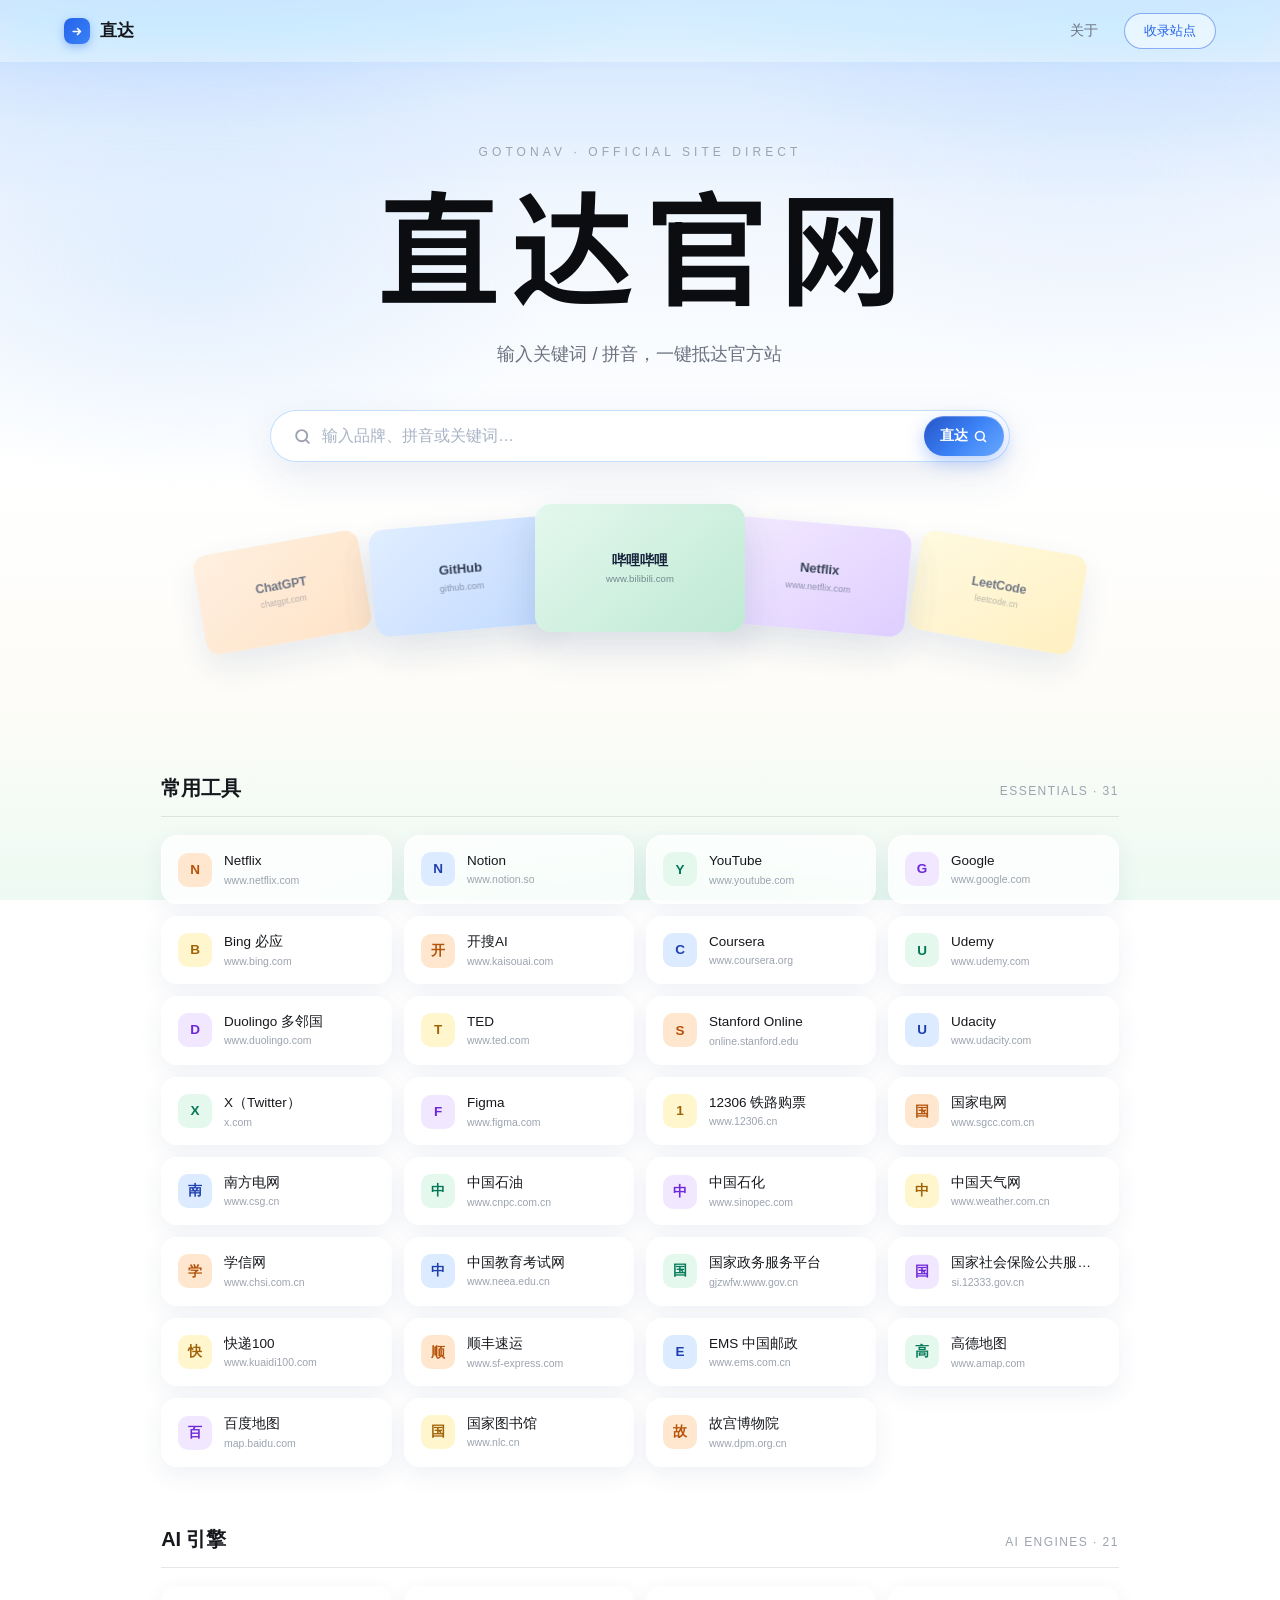
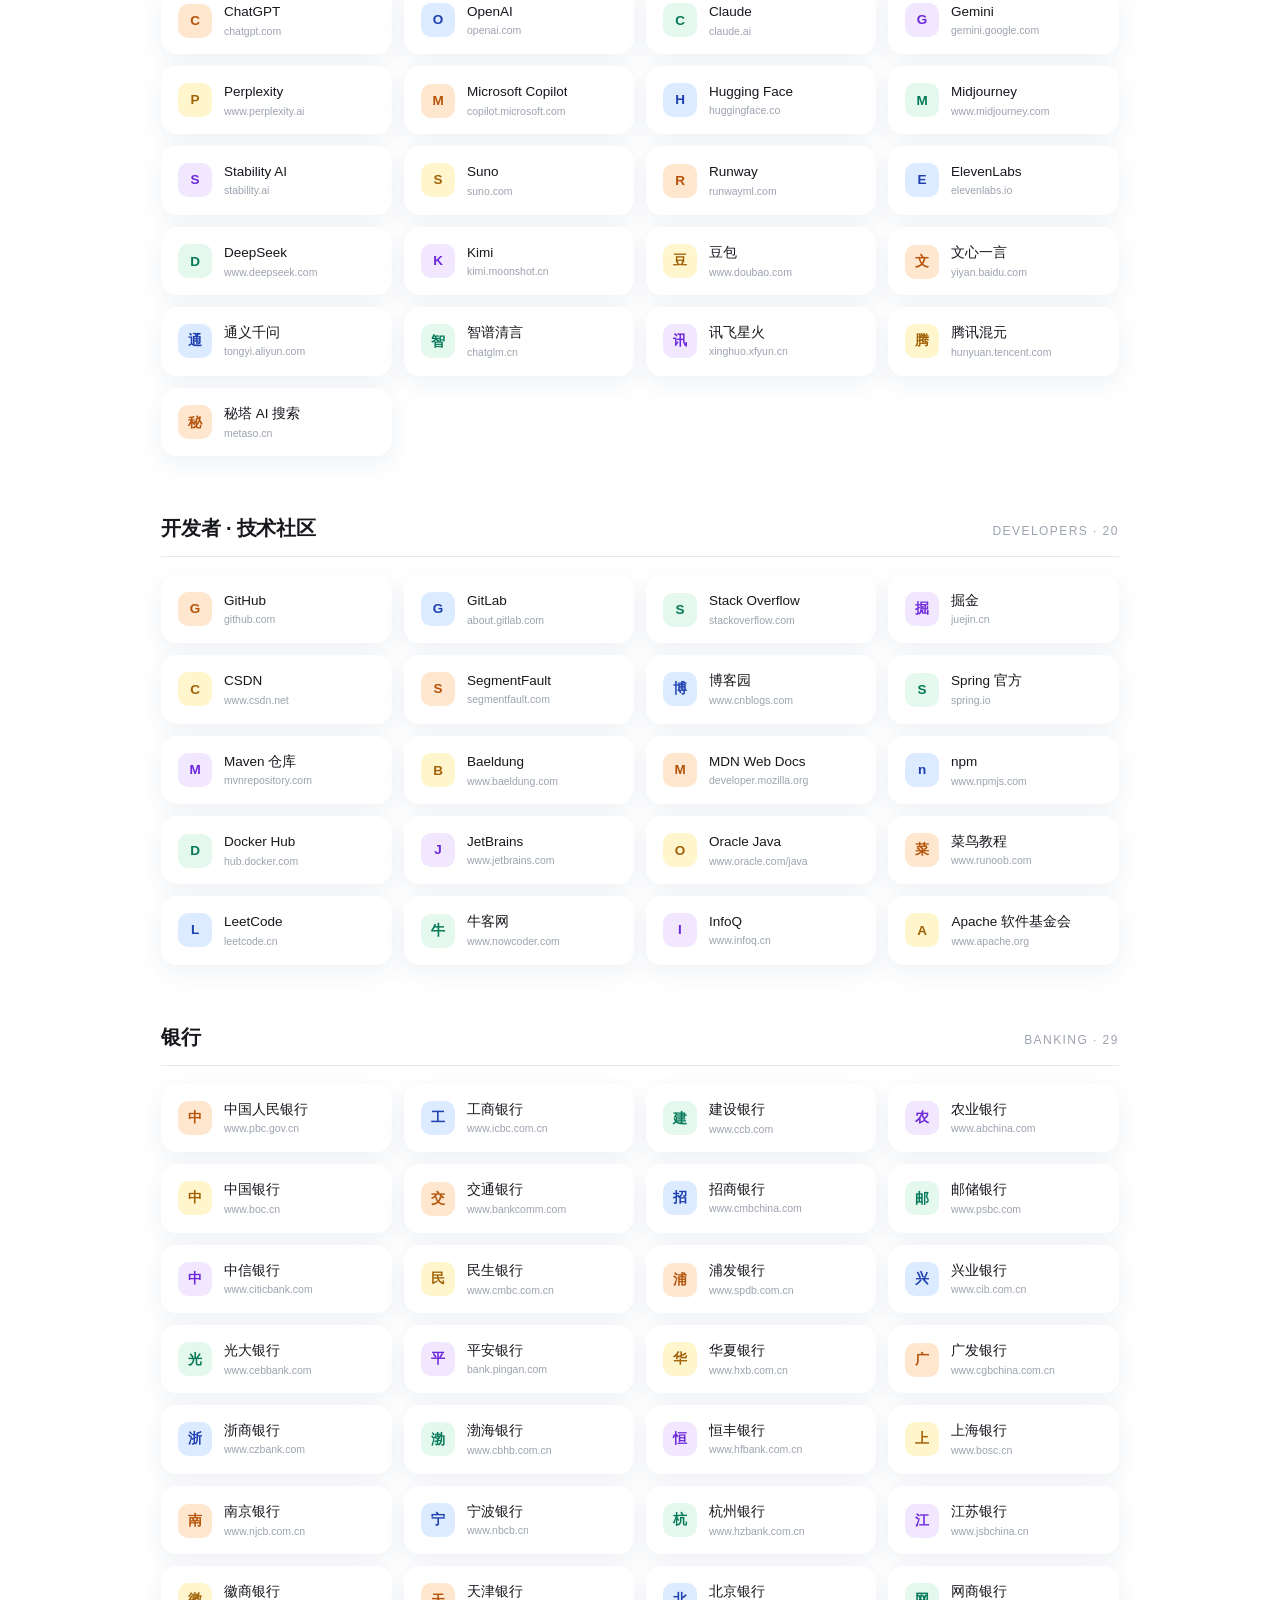
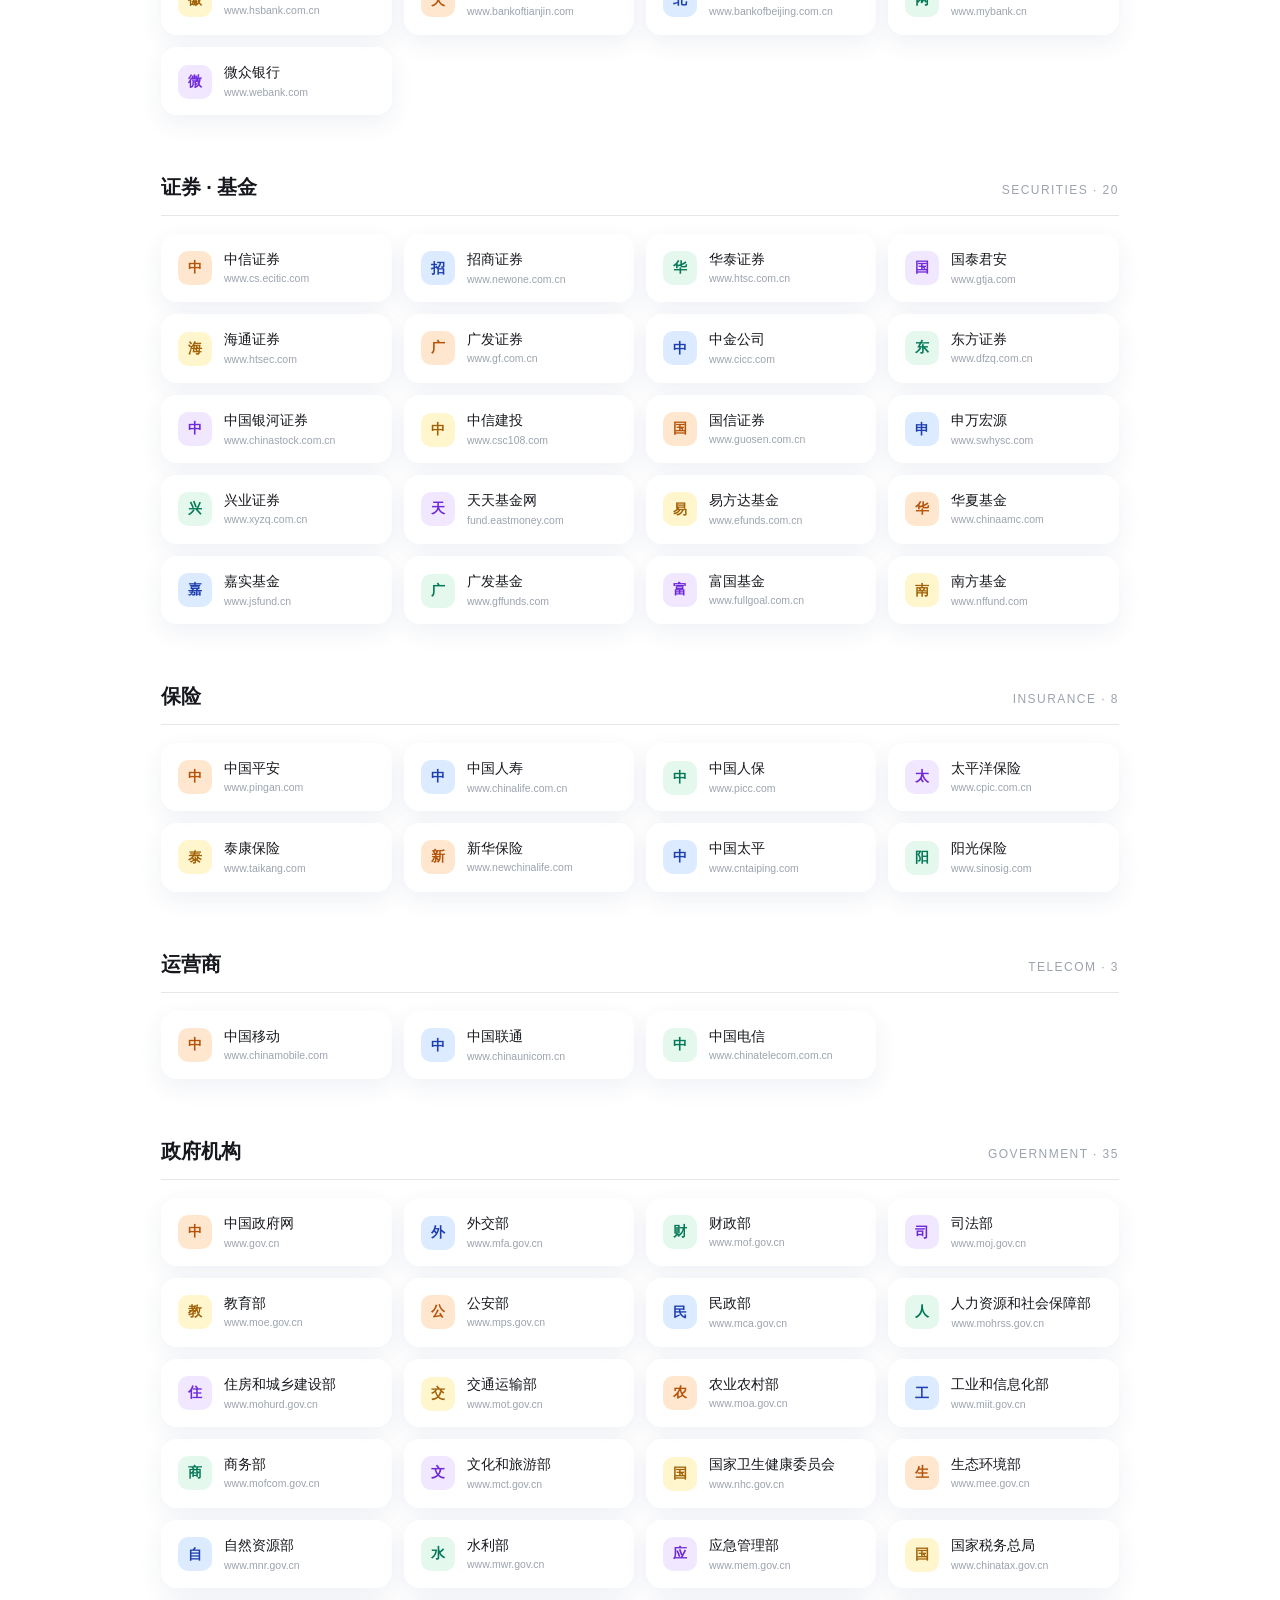
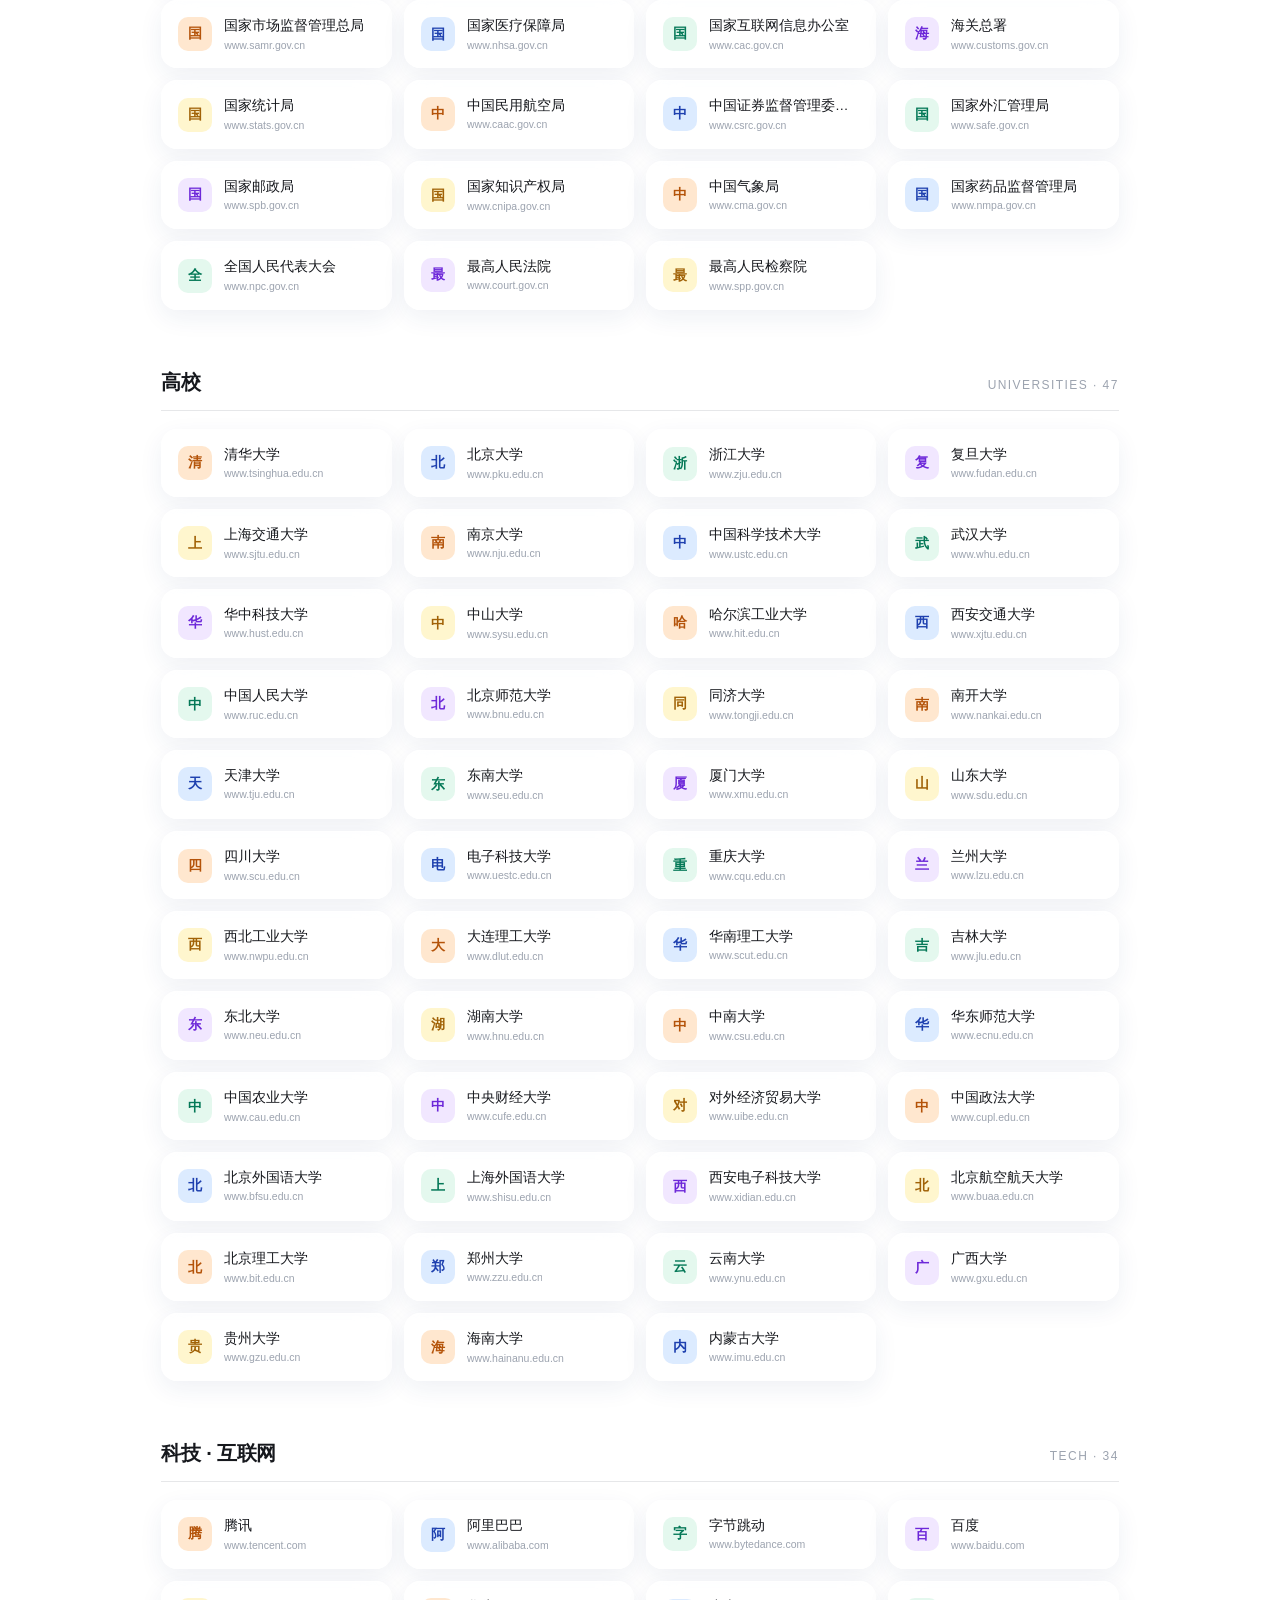
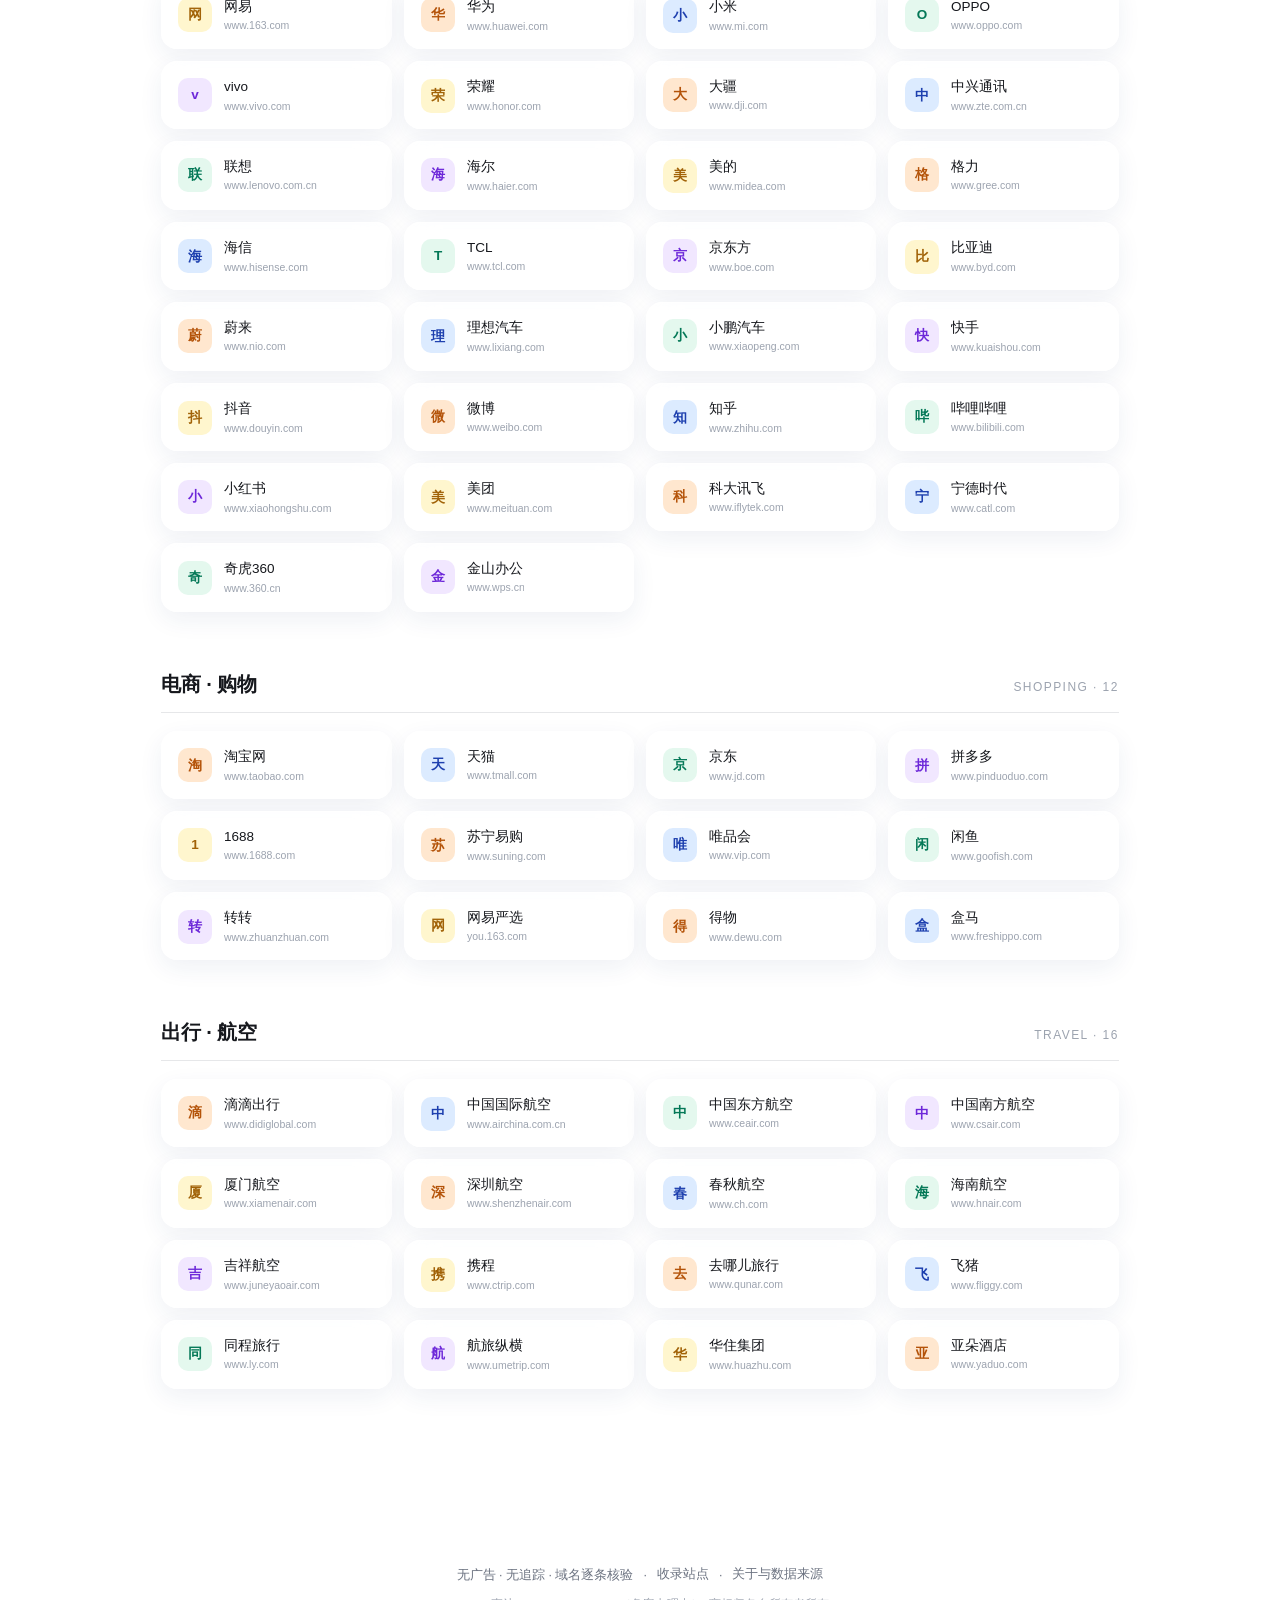
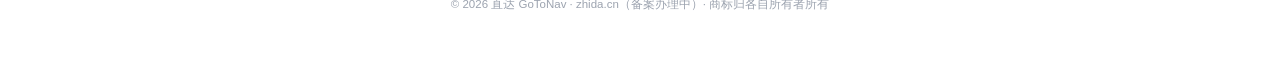
<file: index.html>
<!DOCTYPE html>
<html lang="zh-CN">
<head>
<meta charset="UTF-8">
<meta name="viewport" content="width=device-width, initial-scale=1.0">
<title>直达 GoToNav — 输入品牌名，直达官网</title>
<meta name="description" content="输入品牌 / 拼音，一键抵达官方站。无广告，无竞价排名，域名逐条核验。">
<link rel="icon" href="data:image/svg+xml,%3Csvg xmlns='http://www.w3.org/2000/svg' viewBox='0 0 32 32'%3E%3Crect width='32' height='32' rx='8' fill='%232563EB'/%3E%3Cpath d='M9 16h12M16 10.5L21.5 16L16 21.5' stroke='%23FFFFFF' stroke-width='2.6' fill='none' stroke-linecap='round' stroke-linejoin='round'/%3E%3C/svg%3E">
<!-- 版本3：Noto Sans SC SemiBold 600（本地四字子集，与思源同源）（与基准版仅字体不同） -->
<link rel="stylesheet" href="fonts/noto-sans-sc.css">
<style>
:root{
  --sans:-apple-system,BlinkMacSystemFont,"PingFang SC","Microsoft YaHei","Segoe UI",Roboto,sans-serif;
  /* 标题专用：中文宋体系，收细字重 + 放宽字距，比黑体更耐看 */
  --art:"Noto Sans SC","Source Han Sans SC VF","Microsoft YaHei","PingFang SC",sans-serif;
  --ease:cubic-bezier(.22,.68,.26,1);
  --text:#16181D;
  --dim:#6B7280;
  --faint:#9CA3AF;
  --blue:#2563EB;
  --blue-2:#3B82F6;
  --blue-soft:rgba(37,99,235,.08);
  --line:rgba(17,24,39,.08);
  --glass:rgba(255,255,255,.6);
  --glass-border:rgba(255,255,255,.75);
  --shadow:0 8px 24px rgba(30,60,120,.07);
  --shadow-lg:0 24px 60px rgba(30,60,120,.16);
}
*{box-sizing:border-box;margin:0;padding:0}
html{scroll-behavior:smooth;scroll-padding-top:90px}
body{font-family:var(--sans);color:var(--text);line-height:1.6;
  -webkit-font-smoothing:antialiased;overflow-x:hidden;
  background:linear-gradient(180deg,#DCEBFF 0%,#E8F2FF 9%,#F5F9FE 30%,#FFFFFF 52%,#FDFCF8 78%,#EDFAF3 100%) fixed}
a{color:inherit;text-decoration:none}
button{font-family:inherit;cursor:pointer;border:none;background:none;color:inherit}
::selection{background:rgba(37,99,235,.15)}
mark{background:transparent;color:var(--blue)}

/* 背景光斑 + 胶片颗粒（Miu Miu 质感） */
.aurora{position:fixed;inset:0;pointer-events:none;z-index:0;
  background:
    linear-gradient(180deg,rgba(147,197,253,.55) 0%,rgba(191,219,254,.30) 8%,rgba(255,255,255,0) 22%),
    radial-gradient(ellipse 62% 30% at 14% -4%,rgba(96,165,250,.32),transparent 62%),
    radial-gradient(ellipse 56% 28% at 86% 1%,rgba(147,197,253,.28),transparent 60%),
    radial-gradient(ellipse 52% 34% at 50% 114%,rgba(52,211,153,.18),transparent 66%)}
.grain{position:fixed;inset:0;pointer-events:none;z-index:98;opacity:.05;
  background-image:url("data:image/svg+xml;utf8,<svg xmlns='http://www.w3.org/2000/svg' width='160' height='160'><filter id='n'><feTurbulence type='fractalNoise' baseFrequency='0.9' numOctaves='2'/></filter><rect width='160' height='160' filter='url(%23n)' opacity='0.55'/></svg>");
  mix-blend-mode:overlay}

/* ---------- nav ---------- */
.nav{position:sticky;top:0;z-index:50;display:flex;align-items:center;justify-content:space-between;
  padding:0 max(32px,5vw);height:62px;
  background:rgba(255,255,255,.45);backdrop-filter:blur(20px) saturate(170%);
  -webkit-backdrop-filter:blur(20px) saturate(170%)}
.brand{display:flex;align-items:center;gap:10px;font-size:17px;font-weight:800;letter-spacing:-.01em}
.brand-mark{width:26px;height:26px;border-radius:8px;
  background:linear-gradient(135deg,var(--blue),var(--blue-2));
  display:flex;align-items:center;justify-content:center;flex-shrink:0;
  box-shadow:0 3px 10px rgba(37,99,235,.35)}
.nav-right{display:flex;align-items:center;gap:12px}
.nav-link{font-size:13.5px;color:var(--dim);padding:7px 14px;border-radius:99px;transition:color .25s}
.nav-link:hover{color:var(--text)}
.btn-outline{font-size:13px;font-weight:500;color:var(--blue);padding:8px 19px;border-radius:99px;
  border:1.5px solid rgba(37,99,235,.5);background:rgba(255,255,255,.5);transition:background .25s,border-color .25s}
.btn-outline:hover{background:var(--blue-soft);border-color:var(--blue)}

/* ---------- hero ---------- */
.hero{position:relative;z-index:5;display:flex;flex-direction:column;
  align-items:center;text-align:center;padding:clamp(56px,9vh,96px) 24px 76px}
/* hero 局部：仅标题区域两处克制的淡蓝色斑，不动整页背景 */
.hero::before{content:"";position:absolute;left:0;right:0;top:-30px;bottom:0;pointer-events:none;z-index:-1;
  background:
    radial-gradient(ellipse 44% 50% at 15% 32%,rgba(147,197,253,.20),transparent 64%),
    radial-gradient(ellipse 40% 46% at 85% 20%,rgba(191,219,254,.17),transparent 62%)}
.eyebrow{font-size:12px;letter-spacing:.34em;color:var(--faint);text-transform:uppercase;margin-bottom:26px}
.hero h1{font-family:var(--art);font-size:clamp(56px,11vw,124px);font-weight:600;line-height:1.06;
  letter-spacing:.08em;text-indent:.08em;color:#0B0D11}
.hero-sub{font-size:clamp(15px,2vw,18px);color:var(--dim);margin:20px auto 42px;max-width:32em}

.search-wrap{position:relative;width:100%;max-width:740px;z-index:30}
.search{display:flex;align-items:center;gap:10px;padding:5px 5px 5px 22px;border-radius:999px;
  background:rgba(255,255,255,.94);backdrop-filter:blur(24px);-webkit-backdrop-filter:blur(24px);
  border:1px solid rgba(147,197,253,.55);
  box-shadow:0 14px 40px rgba(30,60,120,.10);
  transition:box-shadow .3s var(--ease),transform .3s var(--ease),border-color .3s var(--ease),background .3s var(--ease)}
.search:hover{background:rgba(219,234,254,.60)}
.search.focus{transform:translateY(-2px);border-color:rgba(96,165,250,.75);
  box-shadow:0 22px 52px rgba(30,60,120,.18),0 0 0 3px rgba(147,197,253,.18)}
.search-ico{color:var(--faint);display:flex;flex-shrink:0}
.search input{flex:1;border:none;outline:none;background:transparent;font-size:16px;color:var(--text);min-width:0}
.search input::placeholder{color:#A8B3C4}
.search-btn{height:40px;padding:0 16px;border-radius:999px;flex-shrink:0;color:#fff;
  font-size:13.5px;font-weight:600;display:flex;align-items:center;gap:5px;
  background:linear-gradient(135deg,#2554C7 0%,#3B82F6 52%,#6AA9FF 100%);
  box-shadow:0 6px 18px rgba(43,110,246,.34),inset 0 1px 0 rgba(255,255,255,.28);
  transition:transform .25s var(--ease),box-shadow .25s}
.search-btn:hover{transform:scale(1.05);box-shadow:0 9px 24px rgba(43,110,246,.44)}
.search-btn:active{transform:scale(.96)}

/* ---------- 品牌卡片拼贴（循环换位） ---------- */
.collage{position:relative;height:156px;margin-top:54px;perspective:1000px}
.pcard{position:absolute;top:0;left:50%;
  --tx:0px;--dy:0px;--ang:0deg;--sc:1;--w:190px;--h:114px;
  width:var(--w);height:var(--h);border-radius:16px;padding:0 16px;
  display:flex;flex-direction:column;justify-content:center;align-items:center;text-align:center;
  cursor:pointer;overflow:hidden;background:var(--bg);
  box-shadow:0 16px 38px rgba(30,60,120,.16);
  transform:translateX(calc(-50% + var(--tx))) translateY(var(--dy)) rotate(var(--ang)) scale(var(--sc));
  transform-origin:50% 60%;
  transition:transform .78s var(--ease),width .78s var(--ease),height .78s var(--ease),
             opacity .6s var(--ease),box-shadow .45s var(--ease),filter .6s var(--ease);
  animation:floaty 6.5s ease-in-out infinite}
.pcard .p-txt{min-width:0;width:100%}
.pcard .p-name{font-size:14px;font-weight:700;color:#16233A;letter-spacing:-.01em;line-height:1.3;
  white-space:nowrap;overflow:hidden;text-overflow:ellipsis}
.pcard .p-domain{font-size:9.5px;color:rgba(22,35,58,.5);letter-spacing:.01em;margin-top:2px;
  white-space:nowrap;overflow:hidden;text-overflow:ellipsis}
/* 悬停：回正 + 上浮 + 一道光扫过 */
.pcard::after{content:"";position:absolute;inset:0;pointer-events:none;
  background:linear-gradient(115deg,transparent 32%,rgba(255,255,255,.6) 48%,transparent 64%);
  opacity:0;transform:translateX(-36%);transition:opacity .3s,transform .55s var(--ease)}
.pcard:hover::after{opacity:1;transform:translateX(36%)}
.pcard:hover{--ang:0deg!important;--dy:-14px!important;--sc:1.1!important;
  z-index:30!important;opacity:1!important;filter:none!important;
  box-shadow:0 28px 58px rgba(30,60,120,.24)}
@keyframes floaty{0%,100%{margin-top:0}50%{margin-top:-7px}}
@media (prefers-reduced-motion: reduce){.pcard{animation:none}}

/* 分类卡片头像：五色调循环，与首屏卡片同系 */
.avatar{width:34px;height:34px;border-radius:10px;
  display:flex;align-items:center;justify-content:center;font-size:13.5px;flex-shrink:0;font-weight:600}
.avatar[data-c="0"]{background:#FFE7CF;color:#B45309}
.avatar[data-c="1"]{background:#DCEBFF;color:#1E40AF}
.avatar[data-c="2"]{background:#E4F8EE;color:#047857}
.avatar[data-c="3"]{background:#F1E7FF;color:#6D28D9}
.avatar[data-c="4"]{background:#FFF6CE;color:#A16207}

/* ---------- 下拉候选区 ---------- */
.panel{position:absolute;top:calc(100% + 10px);left:0;right:0;border-radius:20px;overflow:hidden;
  background:rgba(255,255,255,.9);backdrop-filter:blur(28px) saturate(180%);
  -webkit-backdrop-filter:blur(28px) saturate(180%);
  border:1px solid rgba(255,255,255,.9);box-shadow:0 24px 60px rgba(30,60,120,.18);
  opacity:0;transform:translateY(-6px) scale(.99);pointer-events:none;
  transition:opacity .22s var(--ease),transform .22s var(--ease);z-index:40}
.panel.show{opacity:1;transform:none;pointer-events:auto}
.sug{display:flex;align-items:center;gap:12px;padding:11px 16px;cursor:pointer;transition:background .15s}
.sug.active,.sug:hover{background:var(--blue-soft)}
/* 文本列：显式容器 + 零 min-width，保证名称与其下一行网址左边缘严格对齐 */
.sug .avatar{flex-shrink:0}
.sug-txt{flex:1;min-width:0;text-align:left}
.sug-name,.sug-domain{margin:0;padding:0;text-align:left;line-height:1.45;
  white-space:nowrap;overflow:hidden;text-overflow:ellipsis}
.sug-name{font-size:14px;font-weight:500}
.sug-domain{font-size:11.5px;color:var(--faint)}
.sug-meta{margin-left:auto;text-align:right;flex-shrink:0}
.sug-cat{font-size:11px;color:var(--faint)}
.sug-go{font-size:11px;color:var(--dim)}
.sug.active .sug-go{color:var(--blue)}

/* ---------- 分类 ---------- */
main{position:relative;z-index:1;max-width:1060px;margin:0 auto;padding:24px max(24px,4vw) 80px}
.cat{margin-bottom:56px;opacity:0;transform:translateY(22px);
  transition:opacity .5s var(--ease),transform .5s var(--ease)}
.cat.in{opacity:1;transform:none}
.cat-head{display:flex;align-items:baseline;justify-content:space-between;margin-bottom:18px;
  padding-bottom:12px;border-bottom:1px solid rgba(17,24,39,.1)}
.cat-head h2{font-size:20px;font-weight:800;letter-spacing:-.01em}
.cat-head span{font-size:12px;color:var(--faint);letter-spacing:.12em}
.grid{display:grid;grid-template-columns:repeat(auto-fill,minmax(198px,1fr));gap:12px}
.card{display:flex;align-items:center;gap:12px;padding:14px 16px;border-radius:16px;
  background:rgba(255,255,255,.72);backdrop-filter:blur(16px);-webkit-backdrop-filter:blur(16px);
  border:1px solid rgba(255,255,255,.85);box-shadow:var(--shadow);
  transition:transform .3s var(--ease),box-shadow .3s}
.card:hover{transform:translateY(-4px);box-shadow:0 14px 34px rgba(30,60,120,.13)}
.card-name{font-size:13.5px;font-weight:500;white-space:nowrap;overflow:hidden;text-overflow:ellipsis}
.card-domain{font-size:10.5px;color:var(--faint);white-space:nowrap;overflow:hidden;text-overflow:ellipsis}
.card-txt{min-width:0}

/* ---------- footer ---------- */
footer{position:relative;z-index:1;padding:40px 24px 44px;text-align:center}
.foot-links{display:flex;justify-content:center;gap:10px;margin-bottom:10px;flex-wrap:wrap}
.foot-links button,.foot-links span{font-size:12.5px;color:var(--dim)}
.foot-links button:hover{color:var(--text)}
.foot-sep{color:var(--faint)}
.copyright{font-size:11.5px;color:var(--faint)}

/* ---------- 弹窗与提示 ---------- */
.mask{position:fixed;inset:0;background:rgba(17,24,39,.3);backdrop-filter:blur(10px);
  -webkit-backdrop-filter:blur(10px);
  display:none;align-items:center;justify-content:center;z-index:90;padding:20px}
.mask.show{display:flex}
.modal{width:100%;max-width:430px;padding:30px;border-radius:22px;
  background:rgba(255,255,255,.88);backdrop-filter:blur(28px) saturate(180%);
  -webkit-backdrop-filter:blur(28px) saturate(180%);
  border:1px solid rgba(255,255,255,.9);box-shadow:0 30px 90px rgba(30,60,120,.25)}
.modal h3{font-size:18px;font-weight:600;margin-bottom:6px}
.modal .sub{font-size:13px;color:var(--dim);margin-bottom:22px}
.field{margin-bottom:15px}
.field label{display:block;font-size:12px;color:var(--dim);margin-bottom:7px}
.field input,.field textarea{width:100%;background:rgba(255,255,255,.8);border:1px solid var(--line);
  border-radius:12px;padding:11px 15px;font-size:13.5px;color:var(--text);outline:none;
  font-family:inherit;transition:border-color .25s;resize:vertical}
.field input:focus,.field textarea:focus{border-color:var(--blue);box-shadow:0 0 0 3px rgba(37,99,235,.10)}
.modal-actions{display:flex;gap:10px;justify-content:flex-end;margin-top:22px}
.btn-ghost{font-size:13px;color:var(--dim);padding:9px 18px;border-radius:99px}
.btn-ghost:hover{color:var(--text)}
.btn-main{font-size:13px;color:#fff;padding:10px 24px;border-radius:99px;font-weight:600;
  background:linear-gradient(135deg,#2B6EF6,#4F8DF9);
  box-shadow:0 4px 14px rgba(43,110,246,.35);transition:transform .25s var(--ease)}
.btn-main:hover{transform:scale(1.04)}
.about-list{list-style:none;font-size:13.5px;color:var(--dim)}
.about-list li{padding:10px 0;border-bottom:1px solid rgba(17,24,39,.08);display:flex;gap:12px}
.about-list li:last-child{border:none}
.about-list b{color:var(--text);font-weight:500;flex-shrink:0}
.toast{position:fixed;bottom:32px;left:50%;transform:translate(-50%,16px);opacity:0;
  background:rgba(255,255,255,.9);backdrop-filter:blur(24px);-webkit-backdrop-filter:blur(24px);
  border:1px solid rgba(255,255,255,.9);color:var(--text);
  font-size:13px;padding:12px 24px;border-radius:99px;box-shadow:0 12px 34px rgba(30,60,120,.16);
  transition:.35s var(--ease);z-index:99;pointer-events:none}
.toast.show{opacity:1;transform:translate(-50%,0)}

@media (prefers-reduced-motion: reduce){*{transition:none!important;animation:none!important}}
@media (max-width:820px){
  .collage{margin-top:44px;height:124px}
  .hero{padding-top:clamp(40px,7vh,72px)}
}
@media (max-width:560px){
  .collage{height:92px}
  .search{padding-left:18px}
  .search-btn{padding:0 18px;height:40px}
  .hero-sub{margin-bottom:34px}
}
</style>
</head>
<body>

<div class="aurora" aria-hidden="true"></div>

<nav class="nav">
  <a class="brand" href="#">
    <span class="brand-mark"><svg width="13" height="13" viewBox="0 0 24 24" fill="none" stroke="#fff" stroke-width="3" stroke-linecap="round" stroke-linejoin="round"><path d="M4 12h13M12 6.5L17.5 12L12 17.5"/></svg></span>
    直达
  </a>
  <div class="nav-right">
    <button class="nav-link hide-m" data-open="about">关于</button>
    <button class="btn-outline" data-open="submit">收录站点</button>
  </div>
</nav>

<header class="hero">
  <div class="eyebrow">GoToNav · Official Site Direct</div>
  <h1>直达官网</h1>
  <p class="hero-sub">输入关键词 / 拼音，一键抵达官方站</p>

  <div class="search-wrap">
    <div class="search" id="searchBox">
      <span class="search-ico"><svg width="19" height="19" viewBox="0 0 24 24" fill="none" stroke="currentColor" stroke-width="2.4" stroke-linecap="round"><circle cx="11" cy="11" r="7"/><path d="M20 20l-3.5-3.5"/></svg></span>
      <input id="q" type="text" placeholder="输入品牌、拼音或关键词…" autocomplete="off" spellcheck="false">
      <button class="search-btn" id="goBtn" aria-label="直达">直达
        <svg width="15" height="15" viewBox="0 0 24 24" fill="none" stroke="currentColor" stroke-width="2.6" stroke-linecap="round"><circle cx="11" cy="11" r="7"/><path d="M20 20l-3.5-3.5"/></svg>
      </button>
    </div>
    <div class="panel" id="panel" role="listbox"></div>
  </div>

  <!-- 品牌卡片拼贴（点击直达） -->
  <div class="collage" id="collage" aria-label="热门品牌直达"></div>

</header>

<main id="main"></main>

<footer>
  <div class="foot-links">
    <span>无广告 · 无追踪 · 域名逐条核验</span>
    <span class="foot-sep">·</span>
    <button data-open="submit">收录站点</button>
    <span class="foot-sep">·</span>
    <button data-open="about">关于与数据来源</button>
  </div>
  <div class="copyright">© 2026 直达 GoToNav · zhida.cn（备案办理中）· 商标归各自所有者所有</div>
</footer>

<!-- submit modal -->
<div class="mask" id="submitMask">
  <div class="modal">
    <h3>收录站点</h3>
    <p class="sub">提交后进入审核队列，经域名与备案主体核验后收录。</p>
    <div class="field"><label>品牌 / 机构名称</label><input id="subName" placeholder="如：某某银行"></div>
    <div class="field"><label>官网地址</label><input id="subUrl" placeholder="https://www.example.com"></div>
    <div class="field"><label>补充说明（可选）</label><textarea id="subNote" rows="2" placeholder="如何确认这是官网？来源是什么？"></textarea></div>
    <div class="modal-actions">
      <button class="btn-ghost" data-close>取消</button>
      <button class="btn-main" id="subBtn">提交</button>
    </div>
  </div>
</div>

<!-- about modal -->
<div class="mask" id="aboutMask">
  <div class="modal">
    <h3>关于直达</h3>
    <p class="sub">我们只做一件事：把准确的官方网址交给你。</p>
    <ul class="about-list">
      <li><b>收录标准</b><span>只收录品牌、机构与高校的官方网站，域名逐条人工核验</span></li>
      <li><b>数据来源</b><span>人工精选整理 + Wikidata 官网属性交叉校验，每月自动健康检查</span></li>
      <li><b>隐私承诺</b><span>无广告、无追踪、无第三方 Cookie，记录仅存于你的浏览器本地</span></li>
      <li><b>商标声明</b><span>页面所示名称与标识仅作指引，归各自权利人所有</span></li>
    </ul>
    <div class="modal-actions"><button class="btn-main" data-close>好的</button></div>
  </div>
</div>

<div class="toast" id="toast"></div>

<script>
/* ================= 数据：人工精选种子库（需定期健康校验） ================= */
const CATS=[
 {id:"common",label:"常用工具",en:"ESSENTIALS"},
 {id:"ai",label:"AI 引擎",en:"AI ENGINES"},
 {id:"dev",label:"开发者 · 技术社区",en:"DEVELOPERS"},
 {id:"bank",label:"银行",en:"BANKING"},
 {id:"fund",label:"证券 · 基金",en:"SECURITIES"},
 {id:"ins",label:"保险",en:"INSURANCE"},
 {id:"telecom",label:"运营商",en:"TELECOM"},
 {id:"gov",label:"政府机构",en:"GOVERNMENT"},
 {id:"edu",label:"高校",en:"UNIVERSITIES"},
 {id:"tech",label:"科技 · 互联网",en:"TECH"},
 {id:"shop",label:"电商 · 购物",en:"SHOPPING"},
 {id:"travel",label:"出行 · 航空",en:"TRAVEL"},
 {id:"more",label:"更多收录",en:"MORE · WIKIDATA"},
];
const SITES=[
/* —— 常用工具 —— */
["Netflix","https://www.netflix.com","common","netflix nfx naiwang 奈飞"],
["Notion","https://www.notion.so","common","notion nuoshan biji 笔记"],
["YouTube","https://www.youtube.com","common","youtube yt youtu 油管"],
["Google","https://www.google.com","common","google guge guge搜索"],
["Bing 必应","https://www.bing.com","common","bing biying"],
["开搜AI","https://www.kaisouai.com","common","kaisouai kaisou 开搜 ksai"],
["Coursera","https://www.coursera.org","common","coursera mooc kecheng 课程"],
["Udemy","https://www.udemy.com","common","udemy youdemeni"],
["Duolingo 多邻国","https://www.duolingo.com","common","duolingo duolinguo 多邻国"],
["TED","https://www.ted.com","common","ted tedtalk 演讲"],
["Stanford Online","https://online.stanford.edu","common","stanford sitanfu"],
["Udacity","https://www.udacity.com","common","udacity youdacheng"],
["X（Twitter）","https://x.com","common","twitter x tuite 推特"],
["Figma","https://www.figma.com","common","figma"],
["12306 铁路购票","https://www.12306.cn","common","12306 tl12306铁路 huoche"],
["国家电网","https://www.sgcc.com.cn","common","sgcc gjdw dianwang 电网"],
["南方电网","https://www.csg.cn","common","ndw csg nanfang dianwang"],
["中国石油","https://www.cnpc.com.cn","common","zgsy cnpc shiyou"],
["中国石化","https://www.sinopec.com","common","zgsh sinopec shihua"],
["中国天气网","https://www.weather.com.cn","common","tianqi 天气 weather"],
["学信网","https://www.chsi.com.cn","common","xuexin 学信 chsi"],
["中国教育考试网","https://www.neea.edu.cn","common","neea jiaoyu kaoshi 考试"],
["国家政务服务平台","https://gjzwfw.www.gov.cn","common","zhengwu zhengwu fuwu 政务"],
["国家社会保险公共服务平台","https://si.12333.gov.cn","common","shebao 12333 社保"],
["快递100","https://www.kuaidi100.com","common","kd100 kuaidi 快递"],
["顺丰速运","https://www.sf-express.com","common","sf shunfeng 顺丰"],
["EMS 中国邮政","https://www.ems.com.cn","common","ems youzheng 邮政"],
["高德地图","https://www.amap.com","common","gaode amap ditu 地图"],
["百度地图","https://map.baidu.com","common","baiduditu ditu 地图"],
["国家图书馆","https://www.nlc.cn","common","gjtsg nlc tushuguan 图书馆"],
["故宫博物院","https://www.dpm.org.cn","common","gugong dpm bowuguan 故宫"],
/* —— 运营商 —— */
["中国移动","https://www.chinamobile.com","telecom","yidong cmcc 10086 移动"],
["中国联通","https://www.chinaunicom.cn","telecom","liantong 10010 联通 unicom"],
["中国电信","https://www.chinatelecom.com.cn","telecom","dianxin 189 电信"],
/* —— 银行 —— */
["中国人民银行","https://www.pbc.gov.cn","bank","yanghang 央行 pbc"],
["工商银行","https://www.icbc.com.cn","bank","gsyh icbc gonghang"],
["建设银行","https://www.ccb.com","bank","jsyh ccb jianhang"],
["农业银行","https://www.abchina.com","bank","nyh abc nonghang"],
["中国银行","https://www.boc.cn","bank","zgyh boc zhonghang"],
["交通银行","https://www.bankcomm.com","bank","jtyh jiaohang"],
["招商银行","https://www.cmbchina.com","bank","zsyh cmb zhaohang 招行"],
["邮储银行","https://www.psbc.com","bank","ycyh psbc youchu"],
["中信银行","https://www.citicbank.com","bank","zxyh citic zhongxin"],
["民生银行","https://www.cmbc.com.cn","bank","msyh minsheng"],
["浦发银行","https://www.spdb.com.cn","bank","pfyh pudong spdb"],
["兴业银行","https://www.cib.com.cn","bank","xyh cib xingye"],
["光大银行","https://www.cebbank.com","bank","gdyh guangda ebb"],
["平安银行","https://bank.pingan.com","bank","payh pingan"],
["华夏银行","https://www.hxb.com.cn","bank","hxyh huaxia"],
["广发银行","https://www.cgbchina.com.cn","bank","gfyh cgb guangfa"],
["浙商银行","https://www.czbank.com","bank","zsyh2 zheshang czbank"],
["渤海银行","https://www.cbhb.com.cn","bank","bhyh bohai cbhb"],
["恒丰银行","https://www.hfbank.com.cn","bank","hfyh hengfeng hfbank"],
["上海银行","https://www.bosc.cn","bank","shyh shanghai bosc"],
["南京银行","https://www.njcb.com.cn","bank","njyh nanjing njcb"],
["宁波银行","https://www.nbcb.cn","bank","nbyh ningbo nbcb"],
["杭州银行","https://www.hzbank.com.cn","bank","hzyh hangzhou hzbank"],
["江苏银行","https://www.jsbchina.cn","bank","jsyh jiangsu jsb"],
["徽商银行","https://www.hsbank.com.cn","bank","hsyh huishang hsbank"],
["天津银行","https://www.bankoftianjin.com","bank","tjyh tianjin"],
["北京银行","https://www.bankofbeijing.com.cn","bank","bjyh bob"],
["网商银行","https://www.mybank.cn","bank","wsyh wangshang mybank"],
["微众银行","https://www.webank.com","bank","wzyh weizhong webank"],
/* —— 证券 · 基金 —— */
["中信证券","https://www.cs.ecitic.com","fund","zxzq citic"],
["招商证券","https://www.newone.com.cn","fund","zszq newone"],
["华泰证券","https://www.htsc.com.cn","fund","htzq htsc"],
["国泰君安","https://www.gtja.com","fund","gtja guotai"],
["海通证券","https://www.htsec.com","fund","htsec haitong"],
["广发证券","https://www.gf.com.cn","fund","gfzq gf"],
["中金公司","https://www.cicc.com","fund","cicc zhongjin"],
["东方证券","https://www.dfzq.com.cn","fund","dfzq dongfang"],
["中国银河证券","https://www.chinastock.com.cn","fund","yhzq yinhe chinastock"],
["中信建投","https://www.csc108.com","fund","zxjt jiantou csc"],
["国信证券","https://www.guosen.com.cn","fund","gxzq guosen"],
["申万宏源","https://www.swhysc.com","fund","swhy shenwan swhy"],
["兴业证券","https://www.xyzq.com.cn","fund","xyzq xingye zhengquan"],
["天天基金网","https://fund.eastmoney.com","fund","ttjj tiantian eastmoney"],
["易方达基金","https://www.efunds.com.cn","fund","yfd efunds"],
["华夏基金","https://www.chinaamc.com","fund","hxjj chinaamc"],
["嘉实基金","https://www.jsfund.cn","fund","jsjj jiashi jsfund"],
["广发基金","https://www.gffunds.com","fund","gfjj guangfa jijin"],
["富国基金","https://www.fullgoal.com.cn","fund","fgjj fuguo fullgoal"],
["南方基金","https://www.nffund.com","fund","nfjj nanfang jijin"],
/* —— 保险 —— */
["中国平安","https://www.pingan.com","ins","pingan pa"],
["中国人寿","https://www.chinalife.com.cn","ins","zgrs chinalife"],
["中国人保","https://www.picc.com","ins","picc renbao 人保"],
["太平洋保险","https://www.cpic.com.cn","ins","cpic taibao 太保"],
["泰康保险","https://www.taikang.com","ins","taikang tkbx"],
["新华保险","https://www.newchinalife.com","ins","xhbx xinhuaxian newchinalife"],
["中国太平","https://www.cntaiping.com","ins","taiping cntaiping"],
["阳光保险","https://www.sinosig.com","ins","yangguang sinosig"],
/* —— 政府机构 —— */
["中国政府网","https://www.gov.cn","gov","zwg guowuyuan 国务院"],
["外交部","https://www.mfa.gov.cn","gov","waijiao mfa"],
["财政部","https://www.mof.gov.cn","gov","caizheng mof"],
["司法部","https://www.moj.gov.cn","gov","sifa moj"],
["教育部","https://www.moe.gov.cn","gov","jiaoyu moe jyb"],
["公安部","https://www.mps.gov.cn","gov","gongan mps"],
["民政部","https://www.mca.gov.cn","gov","minzheng mca"],
["人力资源和社会保障部","https://www.mohrss.gov.cn","gov","renshe mohrss 社保"],
["住房和城乡建设部","https://www.mohurd.gov.cn","gov","zhufang mohurd 住建"],
["交通运输部","https://www.mot.gov.cn","gov","jiaotong mot"],
["农业农村部","https://www.moa.gov.cn","gov","nongye moa"],
["工业和信息化部","https://www.miit.gov.cn","gov","gongxin miit 工信"],
["商务部","https://www.mofcom.gov.cn","gov","shangwu mofcom"],
["文化和旅游部","https://www.mct.gov.cn","gov","wenlv mct 文旅"],
["国家卫生健康委员会","https://www.nhc.gov.cn","gov","weijian nhc 卫健委"],
["生态环境部","https://www.mee.gov.cn","gov","huanbao mee 环保"],
["自然资源部","https://www.mnr.gov.cn","gov","ziran mnr"],
["水利部","https://www.mwr.gov.cn","gov","shuili mwr"],
["应急管理部","https://www.mem.gov.cn","gov","yingji mem 应急"],
["国家税务总局","https://www.chinatax.gov.cn","gov","shuiwu swj tax 税务"],
["国家市场监督管理总局","https://www.samr.gov.cn","gov","samr shichang 市监"],
["国家医疗保障局","https://www.nhsa.gov.cn","gov","yibao nhsa 医保"],
["国家互联网信息办公室","https://www.cac.gov.cn","gov","wangxin cac 网信办"],
["海关总署","https://www.customs.gov.cn","gov","haiguan customs 海关"],
["国家统计局","https://www.stats.gov.cn","gov","tongjiju stats 统计"],
["中国民用航空局","https://www.caac.gov.cn","gov","minhang caac 民航"],
["中国证券监督管理委员会","https://www.csrc.gov.cn","gov","zhengjianhui csrc 证监会"],
["国家外汇管理局","https://www.safe.gov.cn","gov","waihui safe 外汇"],
["国家邮政局","https://www.spb.gov.cn","gov","youzhengju spb"],
["国家知识产权局","https://www.cnipa.gov.cn","gov","zhishi chanquan cnipa 专利"],
["中国气象局","https://www.cma.gov.cn","gov","qixiang cma 气象"],
["国家药品监督管理局","https://www.nmpa.gov.cn","gov","yaopin nmpa 药监"],
["全国人民代表大会","https://www.npc.gov.cn","gov","renda npc 人大"],
["最高人民法院","https://www.court.gov.cn","gov","fayuan court 法院"],
["最高人民检察院","https://www.spp.gov.cn","gov","jiancha spp 检察院"],
/* —— 高校 —— */
["清华大学","https://www.tsinghua.edu.cn","edu","qhdx qinghua tsinghua thu"],
["北京大学","https://www.pku.edu.cn","edu","bjdx beida pku"],
["浙江大学","https://www.zju.edu.cn","edu","zjdx zheda zju"],
["复旦大学","https://www.fudan.edu.cn","edu","fddx fudan"],
["上海交通大学","https://www.sjtu.edu.cn","edu","sjtu jiaotong shangjiao"],
["南京大学","https://www.nju.edu.cn","edu","njdx nanda nju"],
["中国科学技术大学","https://www.ustc.edu.cn","edu","zkeda ustc keda"],
["武汉大学","https://www.whu.edu.cn","edu","whdx wuda whu"],
["华中科技大学","https://www.hust.edu.cn","edu","hzkd hust"],
["中山大学","https://www.sysu.edu.cn","edu","zsdx sysu"],
["哈尔滨工业大学","https://www.hit.edu.cn","edu","hagd hit hagongda"],
["西安交通大学","https://www.xjtu.edu.cn","edu","xajtd xitong"],
["中国人民大学","https://www.ruc.edu.cn","edu","renda ruc 人大"],
["北京师范大学","https://www.bnu.edu.cn","edu","bjsfd bnu shifan"],
["同济大学","https://www.tongji.edu.cn","edu","tongji tjdx"],
["南开大学","https://www.nankai.edu.cn","edu","nkdx nankai"],
["天津大学","https://www.tju.edu.cn","edu","tjdx tianjindaxue tju"],
["东南大学","https://www.seu.edu.cn","edu","dndx dongnan seu"],
["厦门大学","https://www.xmu.edu.cn","edu","xmdx xiada xmu"],
["山东大学","https://www.sdu.edu.cn","edu","sddx shanda sdu"],
["四川大学","https://www.scu.edu.cn","edu","scdx chuanda scu"],
["电子科技大学","https://www.uestc.edu.cn","edu","dianzi uestc chengdian"],
["重庆大学","https://www.cqu.edu.cn","edu","cqdx chongqing cqu"],
["兰州大学","https://www.lzu.edu.cn","edu","lzdx lanzhou lzu"],
["西北工业大学","https://www.nwpu.edu.cn","edu","xbgd xigongda nwpu"],
["大连理工大学","https://www.dlut.edu.cn","edu","dlut dalian ligong"],
["华南理工大学","https://www.scut.edu.cn","edu","huanan ligong scut"],
["吉林大学","https://www.jlu.edu.cn","edu","jldx jilin jlu"],
["东北大学","https://www.neu.edu.cn","edu","dbdx dongbei neu"],
["湖南大学","https://www.hnu.edu.cn","edu","hndx hunan hnu"],
["中南大学","https://www.csu.edu.cn","edu","zndx zhongnan csu"],
["华东师范大学","https://www.ecnu.edu.cn","edu","hdsd ecnu huadong shifan"],
["中国农业大学","https://www.cau.edu.cn","edu","nongye dagau cau"],
["中央财经大学","https://www.cufe.edu.cn","edu","caizheng cufe 中央财大"],
["对外经济贸易大学","https://www.uibe.edu.cn","edu","duimao uibe 贸大"],
["中国政法大学","https://www.cupl.edu.cn","edu","fada zhengfa cupl"],
["北京外国语大学","https://www.bfsu.edu.cn","edu","beiwait bfsu 北外"],
["上海外国语大学","https://www.shisu.edu.cn","edu","shangwait shisu 上外"],
["西安电子科技大学","https://www.xidian.edu.cn","edu","xidian xdzd"],
["北京航空航天大学","https://www.buaa.edu.cn","edu","hangkong buaa 北航"],
["北京理工大学","https://www.bit.edu.cn","edu","ligong bit 北理工"],
["郑州大学","https://www.zzu.edu.cn","edu","zzdx zhengzhou zzu"],
["云南大学","https://www.ynu.edu.cn","edu","yndx yunnan ynu"],
["广西大学","https://www.gxu.edu.cn","edu","gxdx guangxi gxu"],
["贵州大学","https://www.gzu.edu.cn","edu","gzdx guizhou gzu"],
["海南大学","https://www.hainanu.edu.cn","edu","hndx hainan hainanu"],
["内蒙古大学","https://www.imu.edu.cn","edu","nmgdx neimenggu imu"],
/* —— AI 引擎 —— */
["ChatGPT","https://chatgpt.com","ai","chatgpt gpt cahtgpt openai"],
["OpenAI","https://openai.com","ai","openai opnai"],
["Claude","https://claude.ai","ai","claude anthropic"],
["Gemini","https://gemini.google.com","ai","gemini bard 谷歌"],
["Perplexity","https://www.perplexity.ai","ai","perplexity pplx"],
["Microsoft Copilot","https://copilot.microsoft.com","ai","copilot 微软副驾驶"],
["Hugging Face","https://huggingface.co","ai","huggingface hf"],
["Midjourney","https://www.midjourney.com","ai","midjourney mj"],
["Stability AI","https://stability.ai","ai","stability stable diffusion"],
["Suno","https://suno.com","ai","suno 音乐生成"],
["Runway","https://runwayml.com","ai","runway"],
["ElevenLabs","https://elevenlabs.io","ai","elevenlabs 语音"],
["DeepSeek","https://www.deepseek.com","ai","deepseek ds 深度求索"],
["Kimi","https://kimi.moonshot.cn","ai","kimi moonshot 月之暗面"],
["豆包","https://www.doubao.com","ai","doubao db 字节"],
["文心一言","https://yiyan.baidu.com","ai","wenxin yiyan wx 百度"],
["通义千问","https://tongyi.aliyun.com","ai","tongyi qwen qianwen 阿里"],
["智谱清言","https://chatglm.cn","ai","chatglm zhipu qingyan"],
["讯飞星火","https://xinghuo.xfyun.cn","ai","xinghuo xunfei spark"],
["腾讯混元","https://hunyuan.tencent.com","ai","hunyuan txhy"],
["秘塔 AI 搜索","https://metaso.cn","ai","metaso mita"],
/* —— 开发者 · 技术社区 —— */
["GitHub","https://github.com","dev","github gh git"],
["GitLab","https://about.gitlab.com","dev","gitlab"],
["Stack Overflow","https://stackoverflow.com","dev","stackoverflow sf sifou"],
["掘金","https://juejin.cn","dev","juejin jj 稀土"],
["CSDN","https://www.csdn.net","dev","csdn"],
["SegmentFault","https://segmentfault.com","dev","segmentfault sf sfgg"],
["博客园","https://www.cnblogs.com","dev","bokeyuan cnblogs"],
["Spring 官方","https://spring.io","dev","spring springboot 框架"],
["Maven 仓库","https://mvnrepository.com","dev","maven mvnrepository 依赖"],
["Baeldung","https://www.baeldung.com","dev","baeldung java教程"],
["MDN Web Docs","https://developer.mozilla.org","dev","mdn mozilla web文档"],
["npm","https://www.npmjs.com","dev","npm node 包管理"],
["Docker Hub","https://hub.docker.com","dev","docker hub 容器"],
["JetBrains","https://www.jetbrains.com","dev","jetbrains idea"],
["Oracle Java","https://www.oracle.com/java","dev","oracle java jdk"],
["菜鸟教程","https://www.runoob.com","dev","runoob cainiao"],
["LeetCode","https://leetcode.cn","dev","leetcode likou lc 力扣 算法"],
["牛客网","https://www.nowcoder.com","dev","nowcoder niuke 刷题"],
["InfoQ","https://www.infoq.cn","dev","infoq"],
["Apache 软件基金会","https://www.apache.org","dev","apache"],
/* —— 科技 · 互联网 —— */
["腾讯","https://www.tencent.com","tech","tencent tx qq"],
["阿里巴巴","https://www.alibaba.com","tech","alibaba ali"],
["字节跳动","https://www.bytedance.com","tech","zjtd bytedance douyin"],
["百度","https://www.baidu.com","tech","baidu bd"],
["网易","https://www.163.com","tech","wangyi 163 netease"],
["华为","https://www.huawei.com","tech","huawei hw"],
["小米","https://www.mi.com","tech","mi xiaomi xm"],
["OPPO","https://www.oppo.com","tech","oppo"],
["vivo","https://www.vivo.com","tech","vivo"],
["荣耀","https://www.honor.com","tech","rongyao honor"],
["大疆","https://www.dji.com","tech","dji dj drone 无人机"],
["中兴通讯","https://www.zte.com.cn","tech","zhongxing zte"],
["联想","https://www.lenovo.com.cn","tech","lianxiang lenovo"],
["海尔","https://www.haier.com","tech","haier"],
["美的","https://www.midea.com","tech","meidi midea"],
["格力","https://www.gree.com","tech","gel gree geli"],
["海信","https://www.hisense.com","tech","haixin hisense"],
["TCL","https://www.tcl.com","tech","tcl"],
["京东方","https://www.boe.com","tech","boe jdf jingdongfang"],
["比亚迪","https://www.byd.com","tech","biyadi byd"],
["蔚来","https://www.nio.com","tech","weilai nio"],
["理想汽车","https://www.lixiang.com","tech","lixiang lizj ideal"],
["小鹏汽车","https://www.xiaopeng.com","tech","xiaopeng xpeng"],
["快手","https://www.kuaishou.com","tech","kuaishou ks"],
["抖音","https://www.douyin.com","tech","douyin dy"],
["微博","https://www.weibo.com","tech","weibo xinlang sina"],
["知乎","https://www.zhihu.com","tech","zhihu zh"],
["哔哩哔哩","https://www.bilibili.com","tech","bili bilibili bzhan B站"],
["小红书","https://www.xiaohongshu.com","tech","xhs xiaohongshu"],
["美团","https://www.meituan.com","tech","meituan mt waimai"],
["滴滴出行","https://www.didiglobal.com","travel","didi chuxing 滴滴"],
["科大讯飞","https://www.iflytek.com","tech","xunfei iflytek kdxf"],
["宁德时代","https://www.catl.com","tech","catl ndsd"],
["奇虎360","https://www.360.cn","tech","qihoo 360"],
["金山办公","https://www.wps.cn","tech","jinshan wps"],
/* —— 电商 · 购物 —— */
["淘宝网","https://www.taobao.com","shop","taobao tb"],
["天猫","https://www.tmall.com","shop","tmall tm"],
["京东","https://www.jd.com","shop","jd jingdong"],
["拼多多","https://www.pinduoduo.com","shop","pdd pinduoduo"],
["1688","https://www.1688.com","shop","alibaba pifa 1688"],
["苏宁易购","https://www.suning.com","shop","suning sn"],
["唯品会","https://www.vip.com","shop","weipinhui vip"],
["闲鱼","https://www.goofish.com","shop","xianyu goofish"],
["转转","https://www.zhuanzhuan.com","shop","zhuanzhuan zz"],
["网易严选","https://you.163.com","shop","yanxuan you163"],
["得物","https://www.dewu.com","shop","dewu dupin"],
["盒马","https://www.freshippo.com","shop","hema freshippo"],
/* —— 出行 · 航空 —— */
["中国国际航空","https://www.airchina.com.cn","travel","guohang airchina ca"],
["中国东方航空","https://www.ceair.com","travel","donghang ceair mu"],
["中国南方航空","https://www.csair.com","travel","nanhang csair cz"],
["厦门航空","https://www.xiamenair.com","travel","xiamenhang xiamenair mf"],
["深圳航空","https://www.shenzhenair.com","travel","shenzhenhang shenzhenair zh"],
["春秋航空","https://www.ch.com","travel","chunqiu ch"],
["海南航空","https://www.hnair.com","travel","haihang hnair"],
["吉祥航空","https://www.juneyaoair.com","travel","jixiang juneyaoair ho"],
["携程","https://www.ctrip.com","travel","xiecheng ctrip"],
["去哪儿旅行","https://www.qunar.com","travel","qunar qunaer"],
["飞猪","https://www.fliggy.com","travel","feizhu fliggy"],
["同程旅行","https://www.ly.com","travel","tongcheng ly"],
["航旅纵横","https://www.umetrip.com","travel","hanglv umetrip"],
["华住集团","https://www.huazhu.com","travel","huazhu quanji 酒店"],
["亚朵酒店","https://www.yaduo.com","travel","yaduo atour 酒店"],
];

/* ================= 工具 ================= */
const norm=s=>s.toLowerCase().trim();
const $=s=>document.querySelector(s);
const idx=SITES.map(s=>({n:s[0],d:s[1],c:s[2],keys:norm(s[3]+" "+s[0]).split(/\s+/).filter(Boolean)}));
const CATMAP=Object.fromEntries(CATS.map(c=>[c.id,c]));
let active=-1,current=[];

/* 匹配策略：精确 > 前缀 > 包含 > 拼音首字母子序列 > 编辑距离容错 */
function subseq(q,s){let i=0;for(const ch of s){if(ch===q[i])i++;if(i===q.length)return true}return false}
function lev1(a,b){ // 编辑距离 ≤1 判定（容错拼写错误）
  if(Math.abs(a.length-b.length)>1)return false;
  let i=0,j=0,diff=0;
  while(i<a.length&&j<b.length){
    if(a[i]===b[j]){i++;j++;continue}
    if(++diff>1)return false;
    if(a.length>b.length)i++;else if(a.length<b.length)j++;else{i++;j++}
  }
  return true;
}
function score(site,q){
  let best=0;
  for(const k of [norm(site.n),...site.keys]){
    let sc=0;
    if(k===q) sc=norm(site.n)===k?110:100;           // 精确
    else if(k.startsWith(q)) sc=norm(site.n)===k?92:88; // 前缀
    else if(k.includes(q)) sc=74;                    // 包含
    else if(q.length>=2&&subseq(q,k)) sc=52;         // 拼音首字母
    else if(q.length>=4&&lev1(q,k)) sc=45;           // 编辑距离容错
    if(sc>best)best=sc;
  }
  return best;
}
function search(q){
  if(!q)return[];
  return idx.map(s=>({s,sc:score(s,q)})).filter(x=>x.sc>0)
    .sort((a,b)=>b.sc-a.sc).slice(0,8).map(x=>x.s);
}
function hi(text,q){
  const t=norm(text);
  const i=t.indexOf(q);
  if(i<0)return text;
  return text.slice(0,i)+"<mark>"+text.slice(i,i+q.length)+"</mark>"+text.slice(i+q.length);
}

/* ================= 最近直达 ================= */
const RECENT_KEY="gtn_recent";
const getRecent=()=>{try{return JSON.parse(localStorage.getItem(RECENT_KEY))||[]}catch(e){return[]}};
function saveRecent(site){
  const r=getRecent().filter(x=>x.d!==site.d);
  r.unshift({n:site.n,d:site.d,c:site.c});
  localStorage.setItem(RECENT_KEY,JSON.stringify(r.slice(0,8)));
}
function go(site){
  saveRecent(site);
  window.open(site.d,"_blank","noopener");
}

/* ================= 下拉候选区（输入即弹，多结果可点选） ================= */
const q=$("#q"),panel=$("#panel"),searchBox=$("#searchBox");
const rowHTML=(s,i,qv)=>`<div class="sug ${i===0?"active":""}" data-i="${i}" role="option">`+
 `<div class="avatar" data-c="${i%5}">${s.n[0]}</div>`+
 `<div class="sug-txt">`+
   `<div class="sug-name">${qv?hi(s.n,qv):s.n}</div>`+
   `<div class="sug-domain">${s.d.replace(/^https?:\/\//,"")}</div>`+
 `</div>`+
 `<div class="sug-meta"><div class="sug-cat">${CATMAP[s.c]?CATMAP[s.c].label:""}</div>`+
 `<div class="sug-go">直达 ↗</div></div>`+
`</div>`;
function showPanel(){
  const qv=norm(q.value);
  if(!qv){hidePanel();return} // 空查询交给动态推荐组件
  current=search(qv);
  if(current.length){
    panel.innerHTML=current.map((s,i)=>rowHTML(s,i,qv)).join("");
  }else{
    current=[];
    panel.innerHTML=`<div class="sug-empty" style="padding:22px 16px;font-size:13.5px;color:var(--dim);text-align:center">暂未收录「${q.value.replace(/</g,"&lt;")}」<br>
      <button data-open="submit" style="color:var(--blue);border-bottom:1px solid rgba(37,99,235,.35);margin-top:8px">收录这个官网 →</button></div>`;
  }
  active=0;
  panel.classList.add("show");
}
function hidePanel(){panel.classList.remove("show");active=-1}
function refreshActive(){
  panel.querySelectorAll(".sug").forEach((el,i)=>el.classList.toggle("active",i===active));
}
q.addEventListener("input",showPanel);
q.addEventListener("focus",()=>searchBox.classList.add("focus"));
q.addEventListener("blur",()=>{searchBox.classList.remove("focus");setTimeout(hidePanel,140)});
q.addEventListener("keydown",e=>{
  if(e.key==="ArrowDown"){e.preventDefault();if(current.length){active=(active+1)%current.length;refreshActive()}}
  else if(e.key==="ArrowUp"){e.preventDefault();if(current.length){active=(active-1+current.length)%current.length;refreshActive()}}
  else if(e.key==="Enter"){if(current[active])go(current[active])} // 回车 → 跳转最匹配结果
  else if(e.key==="Escape"){q.blur()}
});
panel.addEventListener("mousedown",e=>{
  const row=e.target.closest(".sug");
  if(row&&current[+row.dataset.i])go(current[+row.dataset.i]);
});
$("#goBtn").addEventListener("click",()=>{ // → 按钮：跳转当前最匹配结果
  const qv=norm(q.value);
  if(!qv){q.focus();return}
  const r=search(qv);
  if(r.length)go(r[0]);
});
document.addEventListener("keydown",e=>{
  if(e.key==="/"&&document.activeElement!==q){e.preventDefault();q.focus()}
});

/* 品牌卡片拼贴：五张常用直达（配色沿用旧版，每 3 秒循环换位） */
const COLLAGE=[
  {d:"https://chatgpt.com",bg:"linear-gradient(140deg,#FFE7CF,#FFD3A8)"},
  {d:"https://github.com",bg:"linear-gradient(140deg,#DCEBFF,#B9D5FF)"},
  {d:"https://www.bilibili.com",bg:"linear-gradient(140deg,#E4F8EE,#BFE9D4)"},
  {d:"https://www.netflix.com",bg:"linear-gradient(140deg,#F1E7FF,#D9C6FF)"},
  {d:"https://leetcode.cn",bg:"linear-gradient(140deg,#FFF6CE,#FFE9A0)"}
];
const deck=$("#collage");
deck.innerHTML=COLLAGE.map(it=>{
  const s=idx.find(x=>x.d===it.d);if(!s)return"";
  const dm=s.d.replace(/^https?:\/\//,"");
  return `<div class="pcard" role="button" title="${s.n} — ${dm}" data-d="${it.d}" style="--bg:${it.bg}">
    <div class="p-txt"><div class="p-name">${s.n}</div><div class="p-domain">${dm}</div></div>
  </div>`}).join("");

/* 位置编排：中间位最大最亮，两端后退、变淡、压小 */
const ANG=[-10,-5,0,5,10],DY=[18,3,-12,3,18],SC=[.88,.94,1.06,.94,.88],OP=[.62,.86,1,.86,.62];
let step=0,deckHover=false;
function layoutDeck(){
  const cards=[...deck.querySelectorAll(".pcard")];
  const w=window.innerWidth;
  const k=w<560?.56:(w<820?.76:1);           // 窄屏整体缩放
  const gap=(w<560?116:(w<820?150:178))*k;   // 相邻卡水平步进
  cards.forEach((el,ci)=>{
    const i=(ci+step)%cards.length;          // 这张卡当前所在的位置
    const mid=(i===2);
    el.style.setProperty("--tx",((i-2)*gap)+"px");
    el.style.setProperty("--ang",ANG[i]+"deg");
    el.style.setProperty("--dy",(DY[i]*k)+"px");
    el.style.setProperty("--sc",(mid?1:SC[i]));
    el.style.setProperty("--w",(mid?210:190)*k+"px");
    el.style.setProperty("--h",(mid?128:114)*k+"px");
    el.style.zIndex=mid?10:5-Math.abs(i-2);
    el.style.opacity=OP[i];
    el.style.filter="blur("+(mid?0:(Math.abs(i-2)*.4).toFixed(1))+"px)";
  });
}
layoutDeck();
window.addEventListener("resize",layoutDeck);
deck.addEventListener("mouseenter",()=>deckHover=true);
deck.addEventListener("mouseleave",()=>deckHover=false);
setInterval(()=>{                            // 每 3 秒整体轮换一位：B站 → GitHub → ChatGPT …
  if(deckHover)return;                       // 鼠标停在卡片上时暂停
  step=(step+1)%COLLAGE.length;
  layoutDeck();
},3000);
$("#collage").addEventListener("click",e=>{
  const p=e.target.closest(".pcard");
  if(p){const s=idx.find(x=>x.d===p.dataset.d);if(s)go(s)}
});

/* ================= 分类渲染 ================= */
function renderCats(){
  $("#main").innerHTML=CATS.map(c=>{
    const list=idx.filter(s=>s.c===c.id);
    if(!list.length)return"";
    return `<section class="cat" id="cat-${c.id}">
      <div class="cat-head"><h2>${c.label}</h2><span>${c.en} · ${list.length}</span></div>
      <div class="grid">${list.map((s,i)=>`
        <a class="card" href="${s.d}" target="_blank" rel="noopener" title="${s.d}">
          <div class="avatar" data-c="${i%5}">${s.n[0]}</div>
          <div class="card-txt"><div class="card-name">${s.n}</div>
          <div class="card-domain">${s.d.replace(/^https?:\/\//,"")}</div></div>
        </a>`).join("")}</div>
    </section>`;
  }).join("");
}
renderCats();

/* 扩展收录库由 extended-search.js 负责：
   读 data/manifest.json → 空闲时后台加载核心区分片 → 内置库没命中时才渐进加载长尾。
   file:// 直开或尚无数据时静默降级，仅用内置精选库，不报错。 */

/* 滚动渐入 */
const io=new IntersectionObserver(es=>{
  es.forEach(e=>{if(e.isIntersecting){e.target.classList.add("in");io.unobserve(e.target)}});
},{threshold:.08});
document.querySelectorAll(".cat").forEach(el=>io.observe(el));

/* ================= 弹窗与提交 ================= */
function openModal(id){$("#"+id).classList.add("show")}
document.querySelectorAll(".mask").forEach(m=>{
  m.addEventListener("mousedown",e=>{if(e.target===m)m.classList.remove("show")});
});
document.addEventListener("click",e=>{
  const opener=e.target.closest("[data-open]");
  if(opener){openModal(opener.dataset.open==="submit"?"submitMask":"aboutMask");hidePanel();return}
  if(e.target.closest("[data-close]"))e.target.closest(".mask").classList.remove("show");
});
document.addEventListener("keydown",e=>{
  if(e.key==="Escape")document.querySelectorAll(".mask.show").forEach(m=>m.classList.remove("show"));
});
function toast(msg){
  const t=$("#toast");t.textContent=msg;t.classList.add("show");
  clearTimeout(t._h);t._h=setTimeout(()=>t.classList.remove("show"),2600);
}
$("#subBtn").addEventListener("click",()=>{
  const n=$("#subName").value.trim(),u=$("#subUrl").value.trim();
  if(!n||!u){toast("请填写名称与官网地址");return}
  const pend=JSON.parse(localStorage.getItem("gtn_pending")||"[]");
  pend.push({n,u,note:$("#subNote").value.trim(),at:Date.now()});
  localStorage.setItem("gtn_pending",JSON.stringify(pend));
  ["subName","subUrl","subNote"].forEach(id=>$("#"+id).value="");
  $("#submitMask").classList.remove("show");
  toast("已提交，进入审核队列（当前为本地演示，正式版接入审核后台）");
});
</script>
<script src="extended-search.js" defer></script>
</body>
</html>
</file>
<file: fonts/noto-sans-sc.css>
/* Noto Sans SC SemiBold 600 — 仅含「直达官网」四字的本地子集，离线可用 */
@font-face{font-family:"Noto Sans SC";font-style:normal;font-weight:600;font-display:swap;
  src:url("./noto-sans-sc-600-4chars.woff2") format("woff2");
  unicode-range:U+5b98,U+76f4,U+7f51,U+8fbe}
</file>
